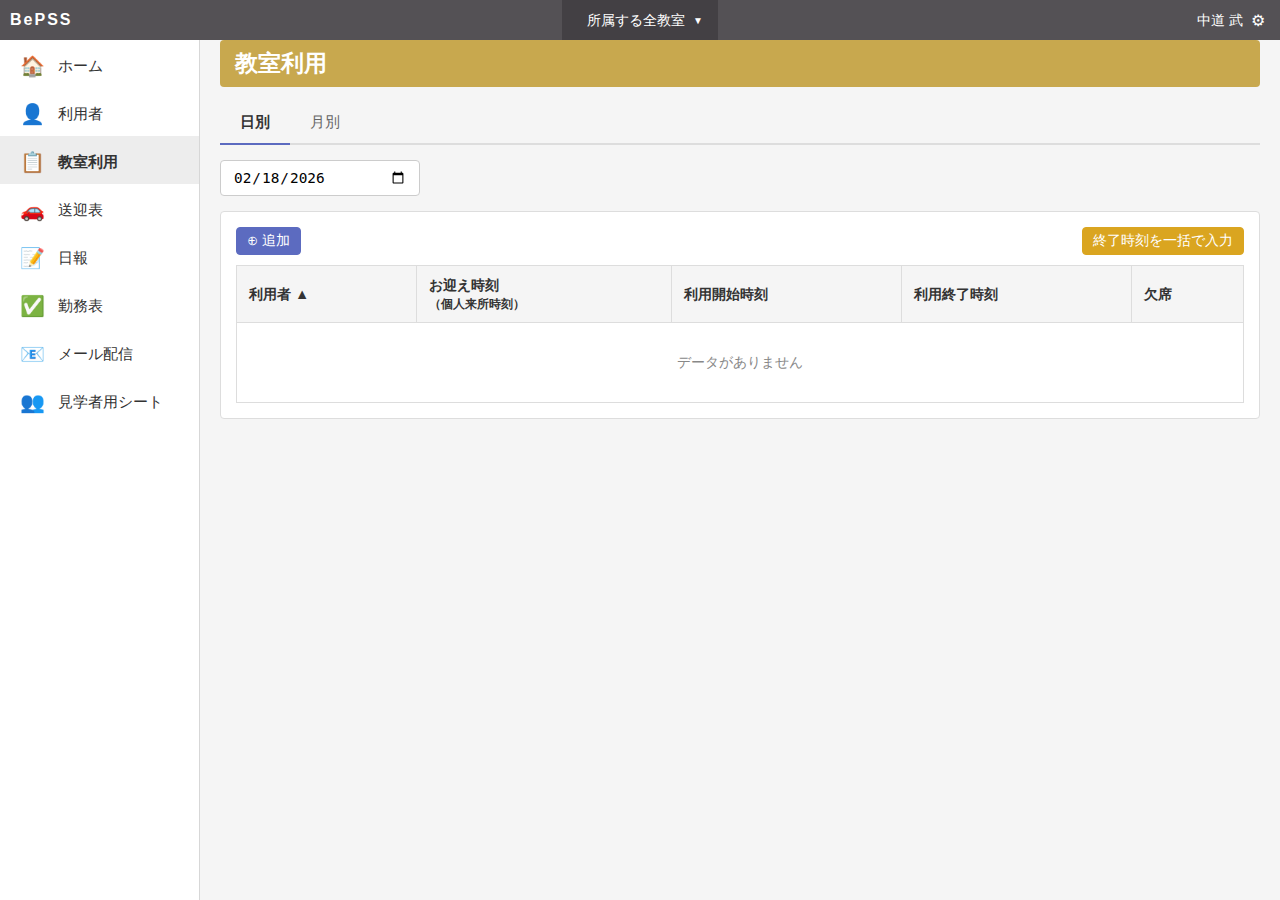
<file: attendances.html>
<!DOCTYPE html>
<html lang="ja">
<head>
<meta charset="UTF-8">
<meta name="viewport" content="width=device-width, initial-scale=1.0">
<title>教室利用 | BePSS</title>
<link rel="stylesheet" href="css/style.css">
</head>
<body>
<div id="app-root">
  <header id="app-header">
    <h1><a href="index.html"><span class="logo-text">BePSS</span></a></h1>
    <nav class="p-header--facility"><div class="p-header--facility--name"><span>所属する全教室</span><span class="chevron">▼</span></div></nav>
    <div class="p-header--account"><div class="p-header--account--name" onclick="toggleMenu()"><span>中道 武</span><span class="config-icon">⚙</span></div><div class="c-dropdown--menu" id="accountMenu"><ul><li><a href="settings.html">個人設定</a></li><li><a href="facility.html">教室管理</a></li><li><a href="#">ログアウト</a></li></ul></div></div>
  </header>
  <div id="app-body">
    <div id="app-nav">
      <nav id="app-globalNav">
        <ul class="c-list__naked">
          <li><a href="index.html"><span class="nav-icon">🏠</span><span>ホーム</span></a></li>
          <li><a href="users.html"><span class="nav-icon">👤</span><span>利用者</span></a></li>
          <li><a href="attendances.html" class="active"><span class="nav-icon">📋</span><span>教室利用</span></a></li>
          <li><a href="pickups.html"><span class="nav-icon">🚗</span><span>送迎表</span></a></li>
          <li><a href="daily_reports.html"><span class="nav-icon">📝</span><span>日報</span></a></li>
          <li><a href="work_schedules.html"><span class="nav-icon">✅</span><span>勤務表</span></a></li>
          <li><a href="mail_deliveries.html"><span class="nav-icon">📧</span><span>メール配信</span></a></li>
          <li><a href="visitors.html"><span class="nav-icon">👥</span><span>見学者用シート</span></a></li>
        </ul>
      </nav>
    </div>
    <div id="app-main">
      <div class="container">
        <main>
          <h2 class="c-page--title" style="background:#c8a84e;color:#fff;padding:8px 15px;border-radius:4px;margin-bottom:15px;">教室利用</h2>
          <div class="c-tab">
            <a href="attendances.html" class="active">日別</a>
            <a href="attendances_monthly.html">月別</a>
          </div>
          <div style="margin-bottom:15px;">
            <input type="date" value="2026-02-18" class="c-form--input" style="width:200px;">
          </div>
          <div class="c-card">
            <div style="display:flex;justify-content:space-between;margin-bottom:10px;">
              <button class="c-btn c-btn__primary c-btn__sm">⊕ 追加</button>
              <button class="c-btn c-btn__default c-btn__sm" style="background:#daa520;color:#fff;border-color:#daa520;">終了時刻を一括で入力</button>
            </div>
            <table class="c-table">
              <thead>
                <tr><th>利用者 ▲</th><th>お迎え時刻<br><small>（個人来所時刻）</small></th><th>利用開始時刻</th><th>利用終了時刻</th><th>欠席</th></tr>
              </thead>
              <tbody>
                <tr><td colspan="5" style="text-align:center;color:#888;padding:30px;">データがありません</td></tr>
              </tbody>
            </table>
          </div>
        </main>
      </div>
    </div>
  </div>
</div>
<script src="js/app.js"></script>
</body>
</html>
</file>
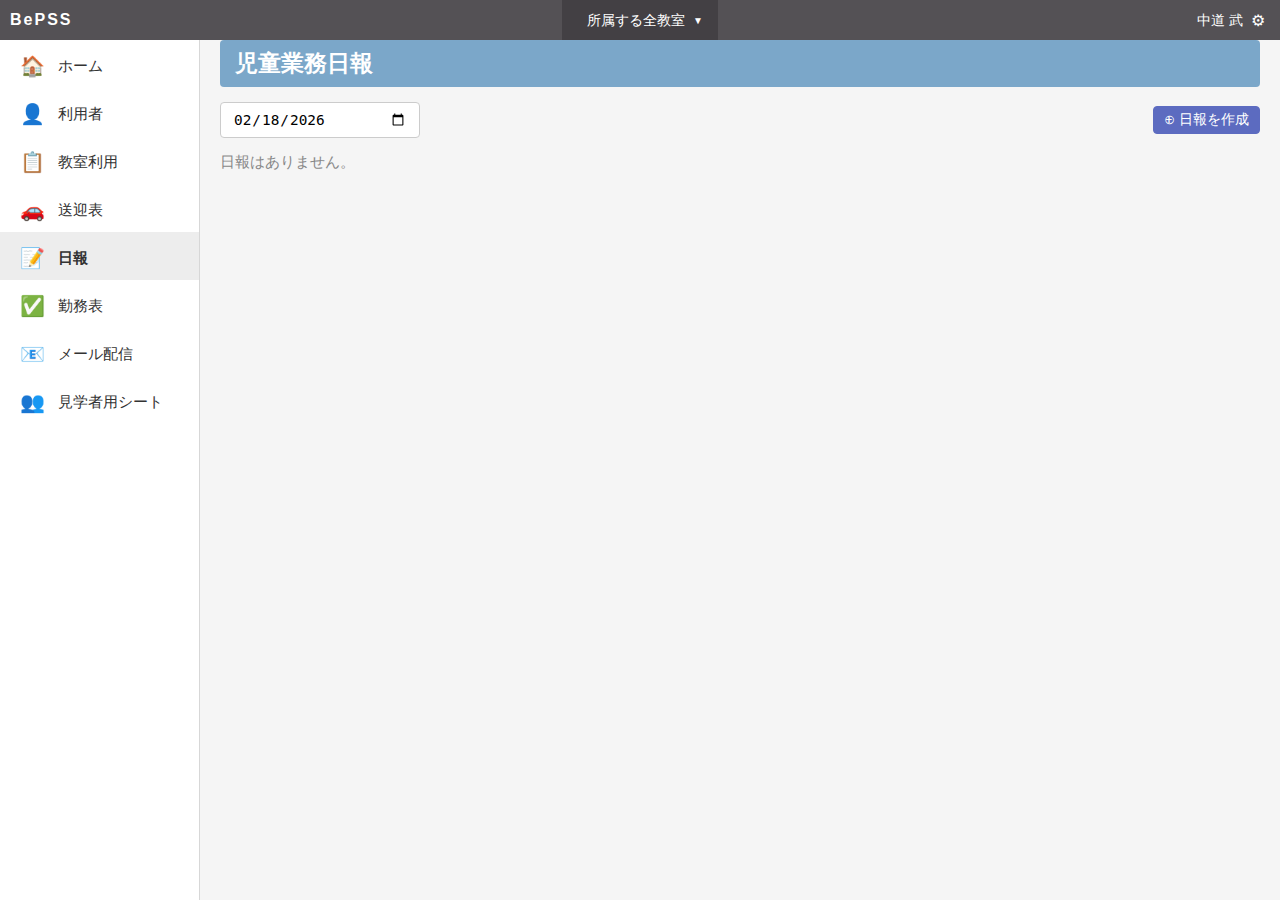
<file: daily_reports.html>
<!DOCTYPE html>
<html lang="ja">
<head><meta charset="UTF-8"><meta name="viewport" content="width=device-width, initial-scale=1.0">
<title>児童業務日報 | BePSS</title><link rel="stylesheet" href="css/style.css">
</head><body><div id="app-root">
  <header id="app-header"><h1><a href="index.html"><span class="logo-text">BePSS</span></a></h1><nav class="p-header--facility"><div class="p-header--facility--name"><span>所属する全教室</span><span class="chevron">▼</span></div></nav><div class="p-header--account"><div class="p-header--account--name" onclick="toggleMenu()"><span>中道 武</span><span class="config-icon">⚙</span></div><div class="c-dropdown--menu" id="accountMenu"><ul><li><a href="settings.html">個人設定</a></li><li><a href="facility.html">教室管理</a></li><li><a href="#">ログアウト</a></li></ul></div></div></header>
  <div id="app-body"><div id="app-nav"><nav id="app-globalNav"><ul class="c-list__naked">
    <li><a href="index.html"><span class="nav-icon">🏠</span><span>ホーム</span></a></li>
    <li><a href="users.html"><span class="nav-icon">👤</span><span>利用者</span></a></li>
    <li><a href="attendances.html"><span class="nav-icon">📋</span><span>教室利用</span></a></li>
    <li><a href="pickups.html"><span class="nav-icon">🚗</span><span>送迎表</span></a></li>
    <li><a href="daily_reports.html" class="active"><span class="nav-icon">📝</span><span>日報</span></a></li>
    <li><a href="work_schedules.html"><span class="nav-icon">✅</span><span>勤務表</span></a></li>
    <li><a href="mail_deliveries.html"><span class="nav-icon">📧</span><span>メール配信</span></a></li>
    <li><a href="visitors.html"><span class="nav-icon">👥</span><span>見学者用シート</span></a></li>
  </ul></nav></div>
    <div id="app-main"><div class="container"><main>
      <h2 class="c-page--title" style="background:#7ba7c9;color:#fff;padding:8px 15px;border-radius:4px;margin-bottom:15px;">児童業務日報</h2>
      <div style="display:flex;justify-content:space-between;align-items:center;margin-bottom:15px;">
        <input type="date" value="2026-02-18" class="c-form--input" style="width:200px;">
        <a href="daily_reports_new.html" class="c-btn c-btn__primary c-btn__sm">⊕ 日報を作成</a>
      </div>
      <p style="color:#888;">日報はありません。</p>
    </main></div></div>
  </div>
</div><script src="js/app.js"></script></body></html>
</file>
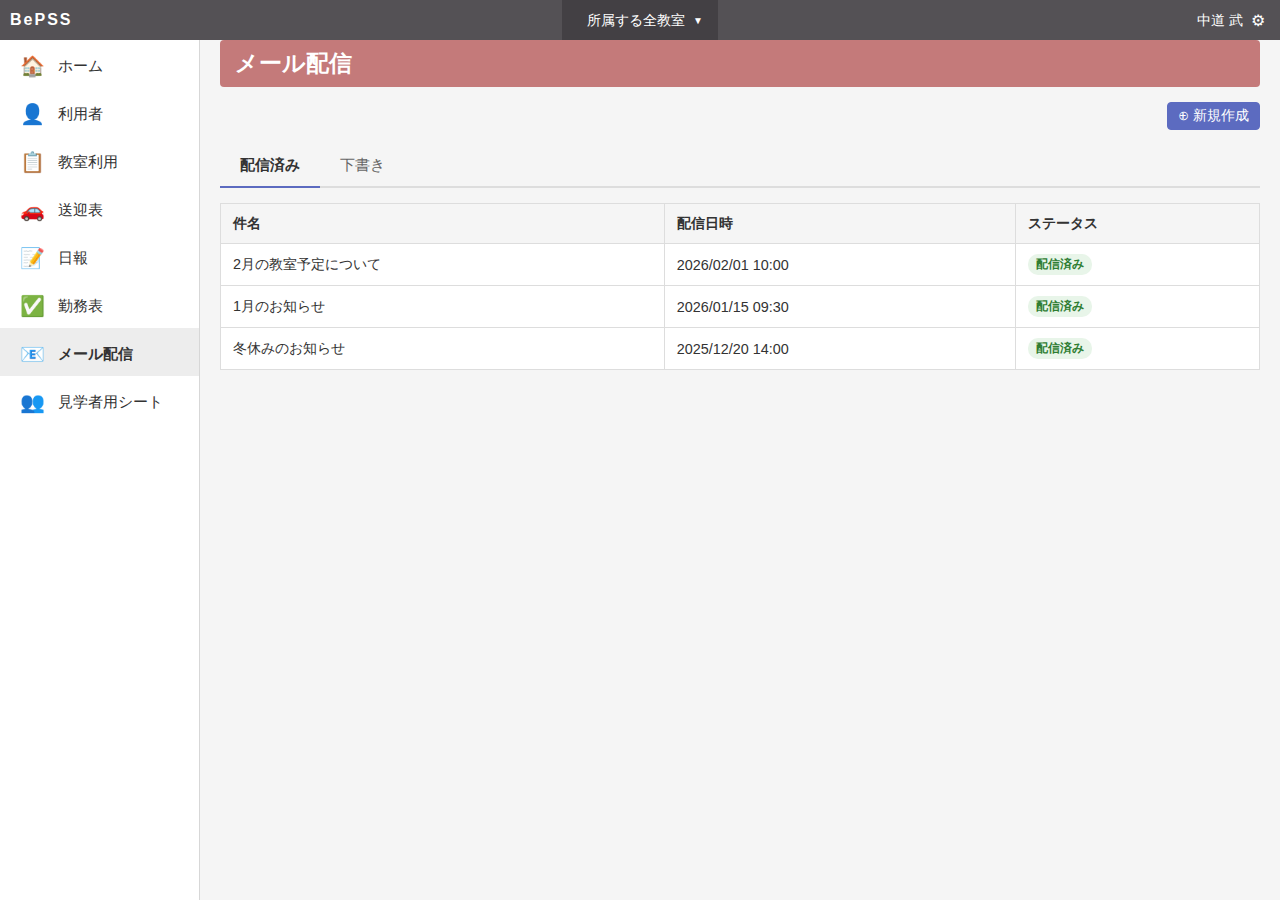
<file: mail_deliveries.html>
<!DOCTYPE html>
<html lang="ja">
<head><meta charset="UTF-8"><meta name="viewport" content="width=device-width, initial-scale=1.0">
<title>メール配信 | BePSS</title><link rel="stylesheet" href="css/style.css">
</head><body><div id="app-root">
  <header id="app-header"><h1><a href="index.html"><span class="logo-text">BePSS</span></a></h1><nav class="p-header--facility"><div class="p-header--facility--name"><span>所属する全教室</span><span class="chevron">▼</span></div></nav><div class="p-header--account"><div class="p-header--account--name" onclick="toggleMenu()"><span>中道 武</span><span class="config-icon">⚙</span></div><div class="c-dropdown--menu" id="accountMenu"><ul><li><a href="settings.html">個人設定</a></li><li><a href="facility.html">教室管理</a></li><li><a href="#">ログアウト</a></li></ul></div></div></header>
  <div id="app-body"><div id="app-nav"><nav id="app-globalNav"><ul class="c-list__naked">
    <li><a href="index.html"><span class="nav-icon">🏠</span><span>ホーム</span></a></li>
    <li><a href="users.html"><span class="nav-icon">👤</span><span>利用者</span></a></li>
    <li><a href="attendances.html"><span class="nav-icon">📋</span><span>教室利用</span></a></li>
    <li><a href="pickups.html"><span class="nav-icon">🚗</span><span>送迎表</span></a></li>
    <li><a href="daily_reports.html"><span class="nav-icon">📝</span><span>日報</span></a></li>
    <li><a href="work_schedules.html"><span class="nav-icon">✅</span><span>勤務表</span></a></li>
    <li><a href="mail_deliveries.html" class="active"><span class="nav-icon">📧</span><span>メール配信</span></a></li>
    <li><a href="visitors.html"><span class="nav-icon">👥</span><span>見学者用シート</span></a></li>
  </ul></nav></div>
    <div id="app-main"><div class="container"><main>
      <h2 class="c-page--title" style="background:#c47a7a;color:#fff;padding:8px 15px;border-radius:4px;margin-bottom:15px;">メール配信</h2>
      <div style="display:flex;justify-content:flex-end;margin-bottom:15px;">
        <button class="c-btn c-btn__primary c-btn__sm">⊕ 新規作成</button>
      </div>
      <div class="c-tab">
        <a href="#" class="active">配信済み</a>
        <a href="#">下書き</a>
      </div>
      <table class="c-table">
        <thead><tr><th>件名</th><th>配信日時</th><th>ステータス</th></tr></thead>
        <tbody>
          <tr><td>2月の教室予定について</td><td>2026/02/01 10:00</td><td><span class="c-badge c-badge--success">配信済み</span></td></tr>
          <tr><td>1月のお知らせ</td><td>2026/01/15 09:30</td><td><span class="c-badge c-badge--success">配信済み</span></td></tr>
          <tr><td>冬休みのお知らせ</td><td>2025/12/20 14:00</td><td><span class="c-badge c-badge--success">配信済み</span></td></tr>
        </tbody>
      </table>
    </main></div></div>
  </div>
</div><script src="js/app.js"></script></body></html>
</file>
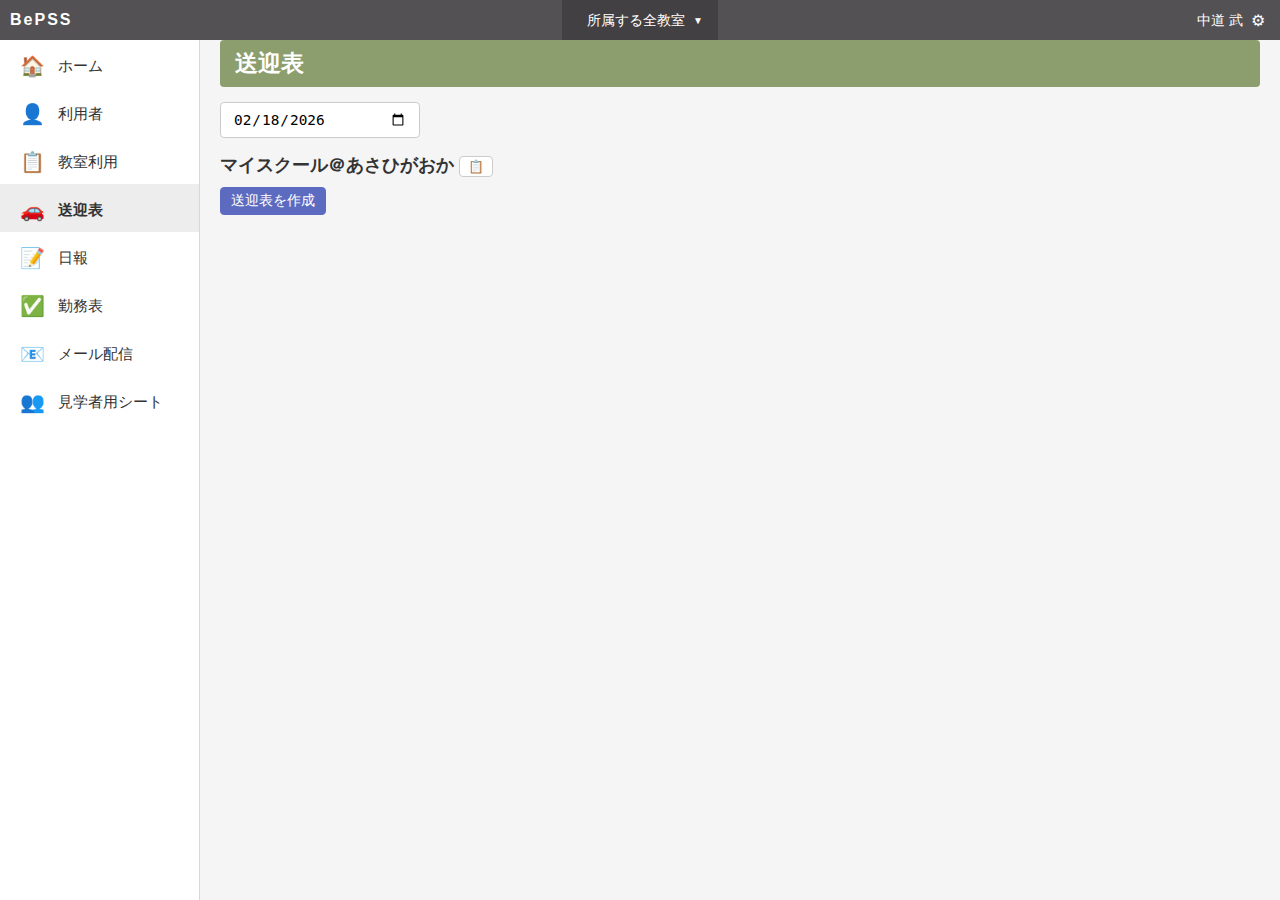
<file: pickups.html>
<!DOCTYPE html>
<html lang="ja">
<head><meta charset="UTF-8"><meta name="viewport" content="width=device-width, initial-scale=1.0">
<title>送迎表 | BePSS</title>
<link rel="stylesheet" href="css/style.css">
</head><body><div id="app-root">
  <header id="app-header"><h1><a href="index.html"><span class="logo-text">BePSS</span></a></h1><nav class="p-header--facility"><div class="p-header--facility--name"><span>所属する全教室</span><span class="chevron">▼</span></div></nav><div class="p-header--account"><div class="p-header--account--name" onclick="toggleMenu()"><span>中道 武</span><span class="config-icon">⚙</span></div><div class="c-dropdown--menu" id="accountMenu"><ul><li><a href="settings.html">個人設定</a></li><li><a href="facility.html">教室管理</a></li><li><a href="#">ログアウト</a></li></ul></div></div></header>
  <div id="app-body"><div id="app-nav"><nav id="app-globalNav"><ul class="c-list__naked">
    <li><a href="index.html"><span class="nav-icon">🏠</span><span>ホーム</span></a></li>
    <li><a href="users.html"><span class="nav-icon">👤</span><span>利用者</span></a></li>
    <li><a href="attendances.html"><span class="nav-icon">📋</span><span>教室利用</span></a></li>
    <li><a href="pickups.html" class="active"><span class="nav-icon">🚗</span><span>送迎表</span></a></li>
    <li><a href="daily_reports.html"><span class="nav-icon">📝</span><span>日報</span></a></li>
    <li><a href="work_schedules.html"><span class="nav-icon">✅</span><span>勤務表</span></a></li>
    <li><a href="mail_deliveries.html"><span class="nav-icon">📧</span><span>メール配信</span></a></li>
    <li><a href="visitors.html"><span class="nav-icon">👥</span><span>見学者用シート</span></a></li>
  </ul></nav></div>
    <div id="app-main"><div class="container"><main>
      <h2 class="c-page--title" style="background:#8d9e6e;color:#fff;padding:8px 15px;border-radius:4px;margin-bottom:15px;">送迎表</h2>
      <div style="margin-bottom:15px;"><input type="date" value="2026-02-18" class="c-form--input" style="width:200px;"></div>
      <div style="margin-bottom:10px;font-size:1.1rem;font-weight:bold;">マイスクール＠あさひがおか <button class="c-btn c-btn__default c-btn__xs">📋</button></div>
      <button class="c-btn c-btn__primary c-btn__sm">送迎表を作成</button>
    </main></div></div>
  </div>
</div><script src="js/app.js"></script></body></html>
</file>
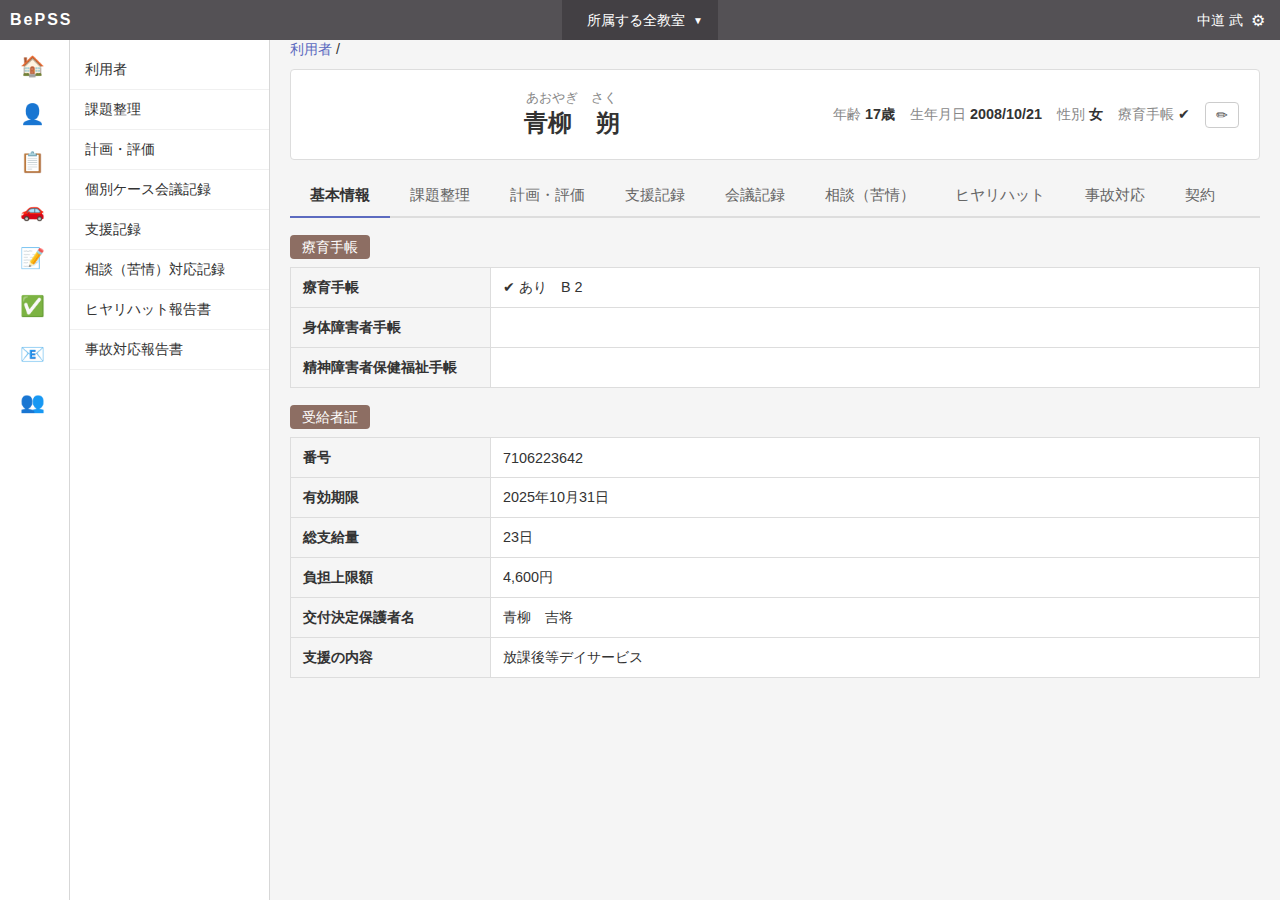
<file: user_detail.html>
<!DOCTYPE html>
<html lang="ja">
<head>
<meta charset="UTF-8">
<meta name="viewport" content="width=device-width, initial-scale=1.0">
<title>青柳 朔 | 利用者 | BePSS</title>
<link rel="stylesheet" href="css/style.css">
</head>
<body>
<div id="app-root">
  <header id="app-header">
    <h1><a href="index.html"><span class="logo-text">BePSS</span></a></h1>
    <nav class="p-header--facility"><div class="p-header--facility--name"><span>所属する全教室</span><span class="chevron">▼</span></div></nav>
    <div class="p-header--account"><div class="p-header--account--name" onclick="toggleMenu()"><span>中道 武</span><span class="config-icon">⚙</span></div><div class="c-dropdown--menu" id="accountMenu"><ul><li><a href="settings.html">個人設定</a></li><li><a href="facility.html">教室管理</a></li><li><a href="#">ログアウト</a></li></ul></div></div>
  </header>
  <div id="app-body" class="has-localNav">
    <div id="app-nav">
      <nav id="app-globalNav">
        <ul class="c-list__naked">
          <li><a href="index.html"><span class="nav-icon">🏠</span><span>ホーム</span></a></li>
          <li><a href="users.html" class="active"><span class="nav-icon">👤</span><span>利用者</span></a></li>
          <li><a href="attendances.html"><span class="nav-icon">📋</span><span>教室利用</span></a></li>
          <li><a href="pickups.html"><span class="nav-icon">🚗</span><span>送迎表</span></a></li>
          <li><a href="daily_reports.html"><span class="nav-icon">📝</span><span>日報</span></a></li>
          <li><a href="work_schedules.html"><span class="nav-icon">✅</span><span>勤務表</span></a></li>
          <li><a href="mail_deliveries.html"><span class="nav-icon">📧</span><span>メール配信</span></a></li>
          <li><a href="visitors.html"><span class="nav-icon">👥</span><span>見学者用シート</span></a></li>
        </ul>
      </nav>
      <nav id="app-localNav">
        <a href="users.html">利用者</a>
        <a href="users_challenges.html">課題整理</a>
        <a href="users_plans.html">計画・評価</a>
        <a href="users_case_meetings.html">個別ケース会議記録</a>
        <a href="users_supports.html">支援記録</a>
        <a href="users_complaints.html">相談（苦情）対応記録</a>
        <a href="users_near_misses.html">ヒヤリハット報告書</a>
        <a href="users_accident_responses.html">事故対応報告書</a>
      </nav>
    </div>
    <div id="app-main">
      <div class="container">
        <main>
          <div style="margin-bottom:10px;font-size:0.9rem;"><a href="users.html" style="color:#5c6bc0;">利用者</a> /</div>
          <div class="c-card" style="display:flex;justify-content:space-between;align-items:center;padding:20px;">
            <div style="text-align:center;flex:1;">
              <div style="font-size:0.8rem;color:#888;">あおやぎ　さく</div>
              <div style="font-size:1.5rem;font-weight:bold;">青柳　朔</div>
            </div>
            <div style="display:flex;gap:15px;align-items:center;font-size:0.9rem;">
              <div><span style="color:#888;">年齢</span> <strong>17歳</strong></div>
              <div><span style="color:#888;">生年月日</span> <strong>2008/10/21</strong></div>
              <div><span style="color:#888;">性別</span> <strong>女</strong></div>
              <div><span style="color:#888;">療育手帳</span> ✔</div>
              <button class="c-btn c-btn__default c-btn__sm">✏</button>
            </div>
          </div>
          <div class="c-tab" style="margin-top:15px;">
            <a href="#" class="active" onclick="showTab('basic')">基本情報</a>
            <a href="users_challenges.html">課題整理</a>
            <a href="users_plans.html">計画・評価</a>
            <a href="users_supports.html">支援記録</a>
            <a href="users_case_meetings.html">会議記録</a>
            <a href="users_complaints.html">相談（苦情）</a>
            <a href="users_near_misses.html">ヒヤリハット</a>
            <a href="users_accident_responses.html">事故対応</a>
            <a href="#">契約</a>
          </div>
          <div id="basic">
            <div style="margin:20px 0 10px;"><span style="background:#8d6e63;color:#fff;padding:4px 12px;border-radius:4px;font-size:0.9rem;">療育手帳</span></div>
            <table class="c-table">
              <tr><th style="width:200px;">療育手帳</th><td>✔ あり　B 2</td></tr>
              <tr><th>身体障害者手帳</th><td></td></tr>
              <tr><th>精神障害者保健福祉手帳</th><td></td></tr>
            </table>
            <div style="margin:20px 0 10px;"><span style="background:#8d6e63;color:#fff;padding:4px 12px;border-radius:4px;font-size:0.9rem;">受給者証</span></div>
            <table class="c-table">
              <tr><th style="width:200px;">番号</th><td>7106223642</td></tr>
              <tr><th>有効期限</th><td>2025年10月31日</td></tr>
              <tr><th>総支給量</th><td>23日</td></tr>
              <tr><th>負担上限額</th><td>4,600円</td></tr>
              <tr><th>交付決定保護者名</th><td>青柳　吉将</td></tr>
              <tr><th>支援の内容</th><td>放課後等デイサービス</td></tr>
            </table>
          </div>
        </main>
      </div>
    </div>
  </div>
</div>
<script src="js/app.js"></script>
</body>
                                                                    </html>
</file>
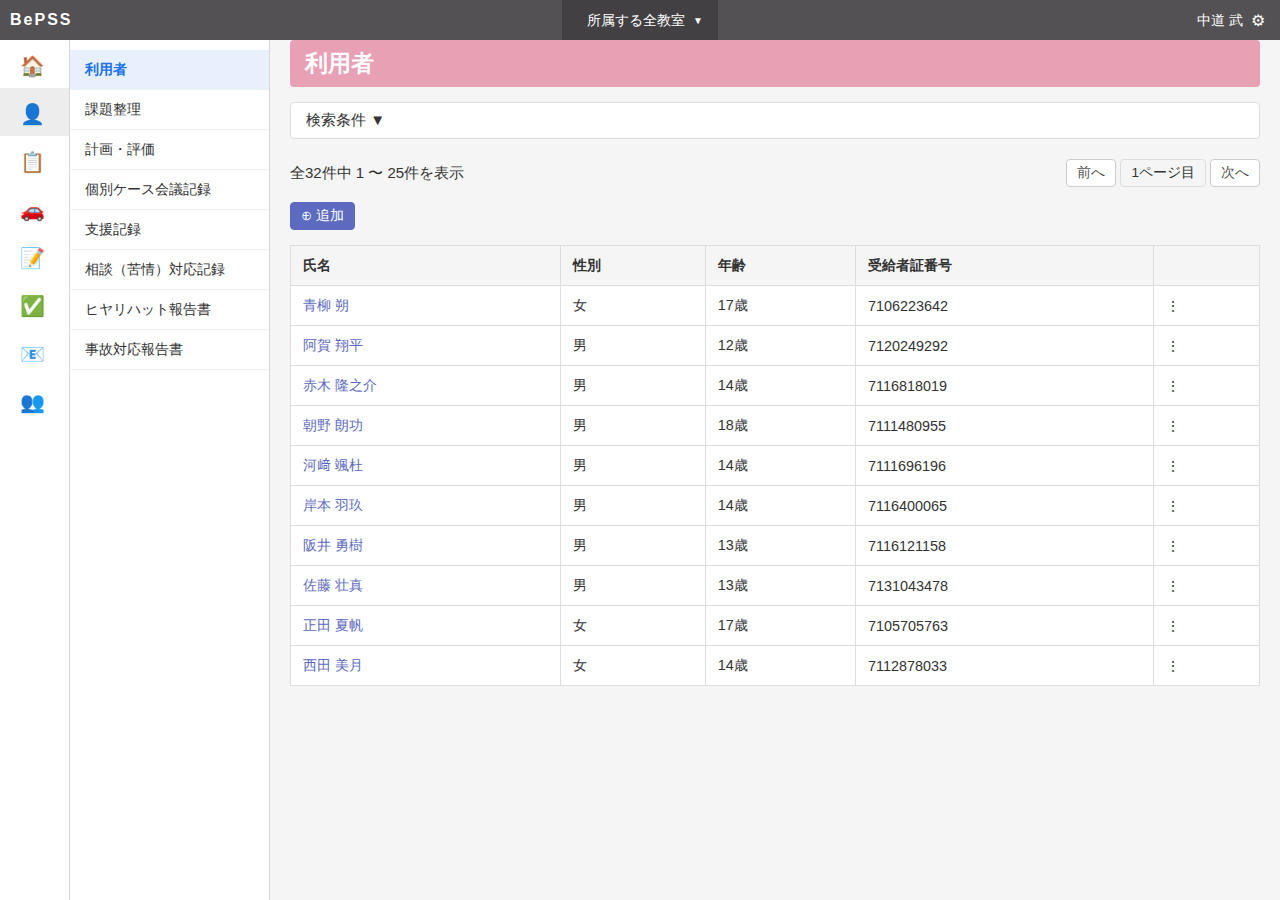
<file: users.html>
<!DOCTYPE html>
<html lang="ja">
<head>
<meta charset="UTF-8">
<meta name="viewport" content="width=device-width, initial-scale=1.0">
<title>利用者一覧 | BePSS</title>
<link rel="stylesheet" href="css/style.css">
</head>
<body>
<div id="app-root">
  <header id="app-header">
    <h1><a href="index.html"><span class="logo-text">BePSS</span></a></h1>
    <nav class="p-header--facility">
      <div class="p-header--facility--name"><span>所属する全教室</span><span class="chevron">▼</span></div>
    </nav>
    <div class="p-header--account">
      <div class="p-header--account--name" onclick="toggleMenu()"><span>中道 武</span><span class="config-icon">⚙</span></div>
      <div class="c-dropdown--menu" id="accountMenu">
        <ul><li><a href="settings.html">個人設定</a></li><li><a href="facility.html">教室管理</a></li><li><a href="#">ログアウト</a></li></ul>
      </div>
    </div>
  </header>
  <div id="app-body" class="has-localNav">
    <div id="app-nav">
      <nav id="app-globalNav">
        <ul class="c-list__naked">
          <li><a href="index.html"><span class="nav-icon">🏠</span><span>ホーム</span></a></li>
          <li><a href="users.html" class="active"><span class="nav-icon">👤</span><span>利用者</span></a></li>
          <li><a href="attendances.html"><span class="nav-icon">📋</span><span>教室利用</span></a></li>
          <li><a href="pickups.html"><span class="nav-icon">🚗</span><span>送迎表</span></a></li>
          <li><a href="daily_reports.html"><span class="nav-icon">📝</span><span>日報</span></a></li>
          <li><a href="work_schedules.html"><span class="nav-icon">✅</span><span>勤務表</span></a></li>
          <li><a href="mail_deliveries.html"><span class="nav-icon">📧</span><span>メール配信</span></a></li>
          <li><a href="visitors.html"><span class="nav-icon">👥</span><span>見学者用シート</span></a></li>
        </ul>
      </nav>
      <nav id="app-localNav">
        <a href="users.html" class="active">利用者</a>
        <a href="users_challenges.html">課題整理</a>
        <a href="users_plans.html">計画・評価</a>
        <a href="users_case_meetings.html">個別ケース会議記録</a>
        <a href="users_supports.html">支援記録</a>
        <a href="users_complaints.html">相談（苦情）対応記録</a>
        <a href="users_near_misses.html">ヒヤリハット報告書</a>
        <a href="users_accident_responses.html">事故対応報告書</a>
      </nav>
    </div>
    <div id="app-main">
      <div class="container">
        <main>
          <h2 class="c-page--title" style="background:#e8a0b4;color:#fff;padding:8px 15px;border-radius:4px;margin-bottom:15px;">利用者</h2>
          <div class="c-collapsibleBox" style="margin-bottom:15px;">
            <div class="c-collapsibleBox--header" style="padding:8px 15px;border:1px solid #ddd;border-radius:4px;cursor:pointer;background:#fff;">
              検索条件 <span>▼</span>
            </div>
          </div>
          <nav class="c-pagination" style="display:flex;justify-content:space-between;align-items:center;margin-bottom:15px;">
            <div>全32件中 1 〜 25件を表示</div>
            <div style="display:flex;gap:4px;">
              <button class="c-btn c-btn__default c-btn__sm">前へ</button>
              <span style="padding:4px 10px;border:1px solid #ddd;border-radius:4px;">1ページ目</span>
              <button class="c-btn c-btn__default c-btn__sm">次へ</button>
            </div>
          </nav>
          <div style="margin-bottom:15px;">
            <button class="c-btn c-btn__primary c-btn__sm">⊕ 追加</button>
          </div>
          <table class="c-table">
            <thead>
              <tr><th>氏名</th><th>性別</th><th>年齢</th><th>受給者証番号</th><th></th></tr>
            </thead>
            <tbody>
              <tr><td><a href="user_detail.html" style="color:#5c6bc0;">青柳 朔</a></td><td>女</td><td>17歳</td><td>7106223642</td><td>⋮</td></tr>
              <tr><td><a href="user_detail.html" style="color:#5c6bc0;">阿賀 翔平</a></td><td>男</td><td>12歳</td><td>7120249292</td><td>⋮</td></tr>
              <tr><td><a href="user_detail.html" style="color:#5c6bc0;">赤木 隆之介</a></td><td>男</td><td>14歳</td><td>7116818019</td><td>⋮</td></tr>
              <tr><td><a href="user_detail.html" style="color:#5c6bc0;">朝野 朗功</a></td><td>男</td><td>18歳</td><td>7111480955</td><td>⋮</td></tr>
              <tr><td><a href="user_detail.html" style="color:#5c6bc0;">河﨑 颯杜</a></td><td>男</td><td>14歳</td><td>7111696196</td><td>⋮</td></tr>
              <tr><td><a href="user_detail.html" style="color:#5c6bc0;">岸本 羽玖</a></td><td>男</td><td>14歳</td><td>7116400065</td><td>⋮</td></tr>
              <tr><td><a href="user_detail.html" style="color:#5c6bc0;">阪井 勇樹</a></td><td>男</td><td>13歳</td><td>7116121158</td><td>⋮</td></tr>
              <tr><td><a href="user_detail.html" style="color:#5c6bc0;">佐藤 壮真</a></td><td>男</td><td>13歳</td><td>7131043478</td><td>⋮</td></tr>
              <tr><td><a href="user_detail.html" style="color:#5c6bc0;">正田 夏帆</a></td><td>女</td><td>17歳</td><td>7105705763</td><td>⋮</td></tr>
              <tr><td><a href="user_detail.html" style="color:#5c6bc0;">西田 美月</a></td><td>女</td><td>14歳</td><td>7112878033</td><td>⋮</td></tr>
            </tbody>
          </table>
        </main>
      </div>
    </div>
  </div>
</div>
<script src="js/app.js"></script>
</body>
    </html>
</file>
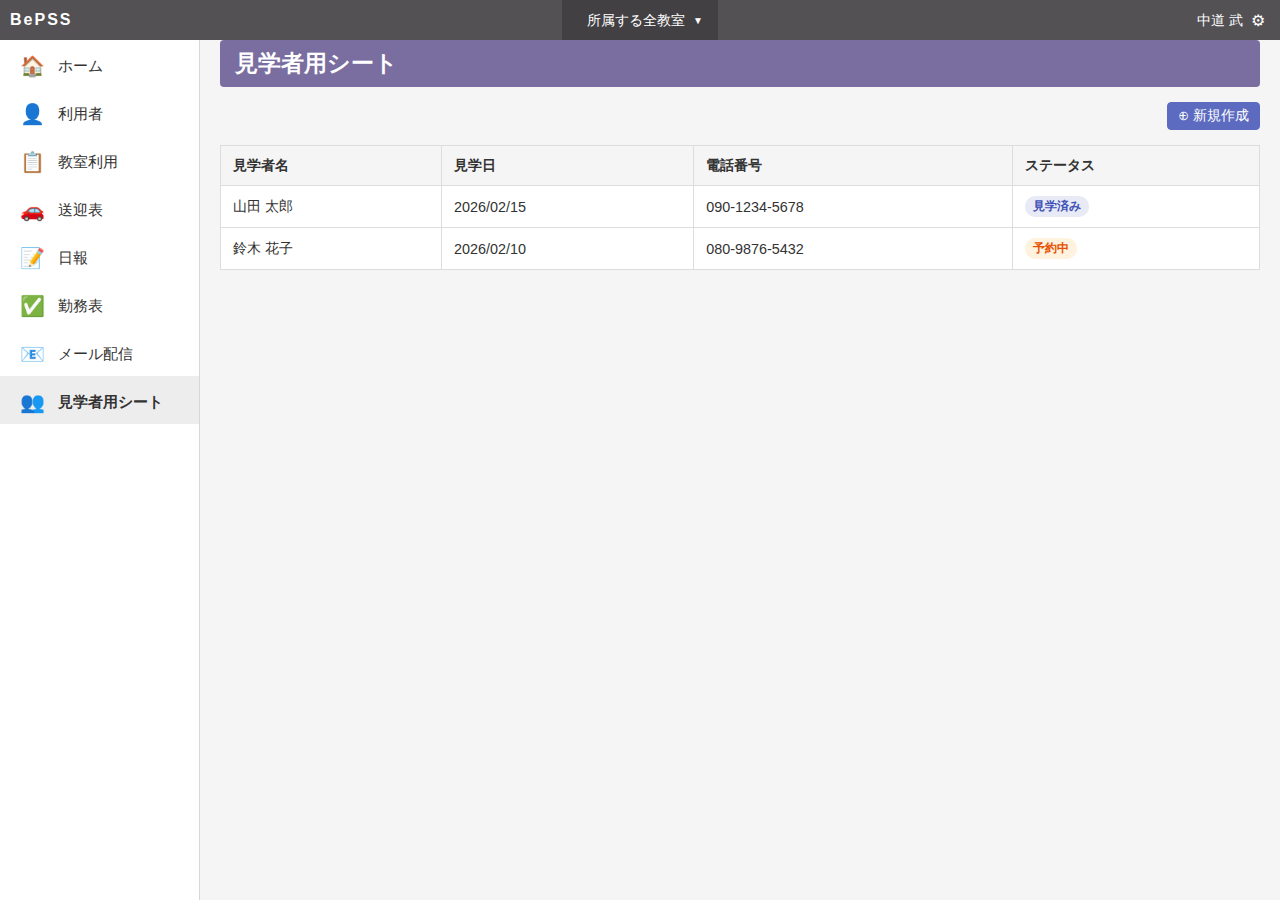
<file: visitors.html>
<!DOCTYPE html>
<html lang="ja">
<head><meta charset="UTF-8"><meta name="viewport" content="width=device-width, initial-scale=1.0">
<title>見学者用シート | BePSS</title><link rel="stylesheet" href="css/style.css">
</head><body><div id="app-root">
  <header id="app-header"><h1><a href="index.html"><span class="logo-text">BePSS</span></a></h1><nav class="p-header--facility"><div class="p-header--facility--name"><span>所属する全教室</span><span class="chevron">▼</span></div></nav><div class="p-header--account"><div class="p-header--account--name" onclick="toggleMenu()"><span>中道 武</span><span class="config-icon">⚙</span></div><div class="c-dropdown--menu" id="accountMenu"><ul><li><a href="settings.html">個人設定</a></li><li><a href="facility.html">教室管理</a></li><li><a href="#">ログアウト</a></li></ul></div></div></header>
  <div id="app-body"><div id="app-nav"><nav id="app-globalNav"><ul class="c-list__naked">
    <li><a href="index.html"><span class="nav-icon">🏠</span><span>ホーム</span></a></li>
    <li><a href="users.html"><span class="nav-icon">👤</span><span>利用者</span></a></li>
    <li><a href="attendances.html"><span class="nav-icon">📋</span><span>教室利用</span></a></li>
    <li><a href="pickups.html"><span class="nav-icon">🚗</span><span>送迎表</span></a></li>
    <li><a href="daily_reports.html"><span class="nav-icon">📝</span><span>日報</span></a></li>
    <li><a href="work_schedules.html"><span class="nav-icon">✅</span><span>勤務表</span></a></li>
    <li><a href="mail_deliveries.html"><span class="nav-icon">📧</span><span>メール配信</span></a></li>
    <li><a href="visitors.html" class="active"><span class="nav-icon">👥</span><span>見学者用シート</span></a></li>
  </ul></nav></div>
    <div id="app-main"><div class="container"><main>
      <h2 class="c-page--title" style="background:#7a6ea0;color:#fff;padding:8px 15px;border-radius:4px;margin-bottom:15px;">見学者用シート</h2>
      <div style="display:flex;justify-content:flex-end;margin-bottom:15px;">
        <a href="visitors_new.html" class="c-btn c-btn__primary c-btn__sm">⊕ 新規作成</a>
      </div>
      <table class="c-table">
        <thead><tr><th>見学者名</th><th>見学日</th><th>電話番号</th><th>ステータス</th></tr></thead>
        <tbody>
          <tr><td>山田 太郎</td><td>2026/02/15</td><td>090-1234-5678</td><td><span class="c-badge c-badge--primary">見学済み</span></td></tr>
          <tr><td>鈴木 花子</td><td>2026/02/10</td><td>080-9876-5432</td><td><span class="c-badge c-badge--warning">予約中</span></td></tr>
        </tbody>
      </table>
    </main></div></div>
  </div>
</div><script src="js/app.js"></script></body></html>
</file>
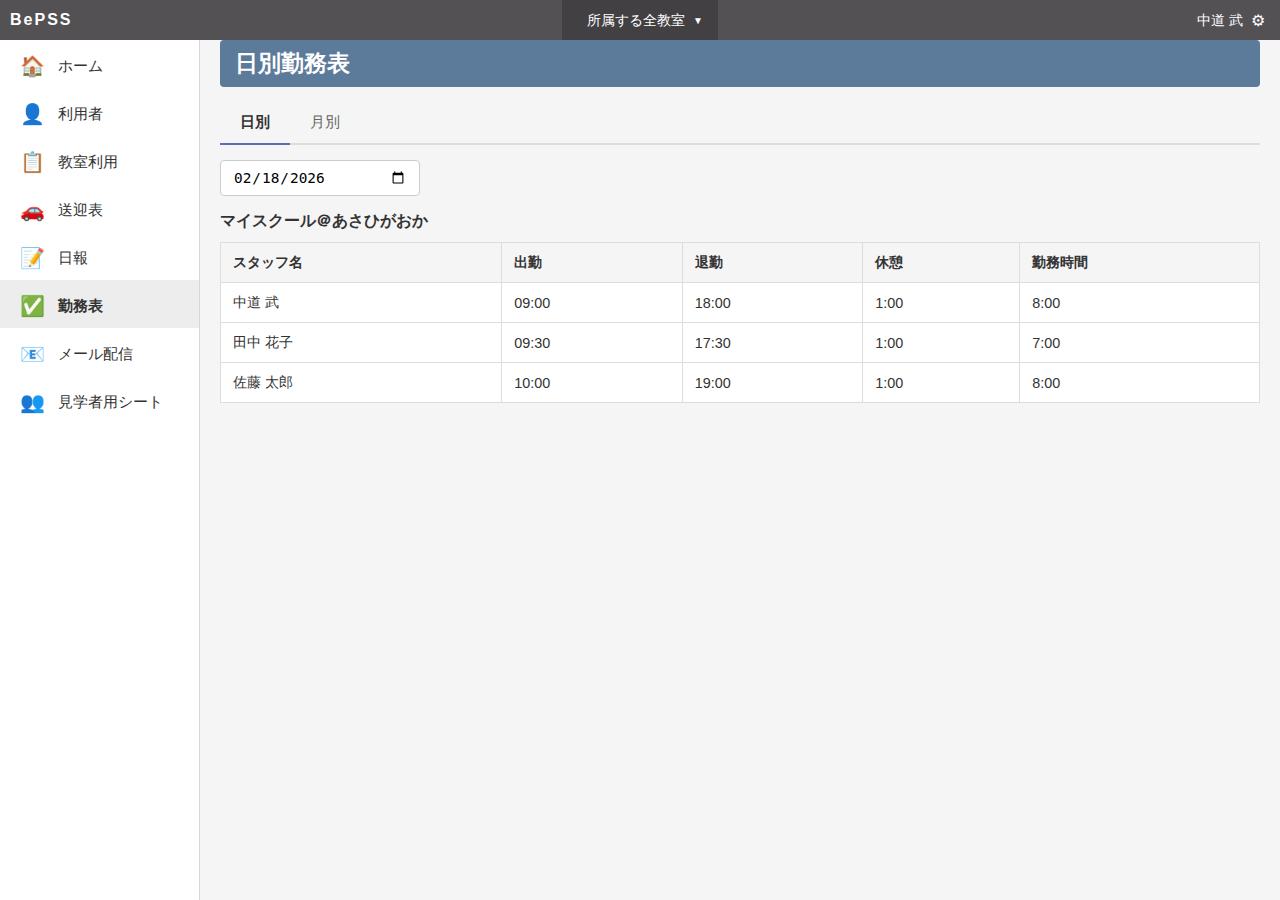
<file: work_schedules.html>
<!DOCTYPE html>
<html lang="ja">
<head><meta charset="UTF-8"><meta name="viewport" content="width=device-width, initial-scale=1.0">
<title>日別勤務表 | BePSS</title><link rel="stylesheet" href="css/style.css">
</head><body><div id="app-root">
  <header id="app-header"><h1><a href="index.html"><span class="logo-text">BePSS</span></a></h1><nav class="p-header--facility"><div class="p-header--facility--name"><span>所属する全教室</span><span class="chevron">▼</span></div></nav><div class="p-header--account"><div class="p-header--account--name" onclick="toggleMenu()"><span>中道 武</span><span class="config-icon">⚙</span></div><div class="c-dropdown--menu" id="accountMenu"><ul><li><a href="settings.html">個人設定</a></li><li><a href="facility.html">教室管理</a></li><li><a href="#">ログアウト</a></li></ul></div></div></header>
  <div id="app-body"><div id="app-nav"><nav id="app-globalNav"><ul class="c-list__naked">
    <li><a href="index.html"><span class="nav-icon">🏠</span><span>ホーム</span></a></li>
    <li><a href="users.html"><span class="nav-icon">👤</span><span>利用者</span></a></li>
    <li><a href="attendances.html"><span class="nav-icon">📋</span><span>教室利用</span></a></li>
    <li><a href="pickups.html"><span class="nav-icon">🚗</span><span>送迎表</span></a></li>
    <li><a href="daily_reports.html"><span class="nav-icon">📝</span><span>日報</span></a></li>
    <li><a href="work_schedules.html" class="active"><span class="nav-icon">✅</span><span>勤務表</span></a></li>
    <li><a href="mail_deliveries.html"><span class="nav-icon">📧</span><span>メール配信</span></a></li>
    <li><a href="visitors.html"><span class="nav-icon">👥</span><span>見学者用シート</span></a></li>
  </ul></nav></div>
    <div id="app-main"><div class="container"><main>
      <h2 class="c-page--title" style="background:#5c7a99;color:#fff;padding:8px 15px;border-radius:4px;margin-bottom:15px;">日別勤務表</h2>
      <div class="c-tab">
        <a href="work_schedules.html" class="active">日別</a>
        <a href="work_schedules_monthly.html">月別</a>
      </div>
      <div style="margin-bottom:15px;"><input type="date" value="2026-02-18" class="c-form--input" style="width:200px;"></div>
      <div style="margin-bottom:10px;font-size:1rem;font-weight:bold;">マイスクール＠あさひがおか</div>
      <table class="c-table">
        <thead><tr><th>スタッフ名</th><th>出勤</th><th>退勤</th><th>休憩</th><th>勤務時間</th></tr></thead>
        <tbody>
          <tr><td>中道 武</td><td>09:00</td><td>18:00</td><td>1:00</td><td>8:00</td></tr>
          <tr><td>田中 花子</td><td>09:30</td><td>17:30</td><td>1:00</td><td>7:00</td></tr>
          <tr><td>佐藤 太郎</td><td>10:00</td><td>19:00</td><td>1:00</td><td>8:00</td></tr>
        </tbody>
      </table>
    </main></div></div>
  </div>
</div><script src="js/app.js"></script></body></html>
</file>
<file: css/style.css>
/* BePSS Frontend Mock - Global Styles */
* { margin:0; padding:0; box-sizing:border-box; }
body { font-family: メイリオ, sans-serif; font-size:15px; color:#333; background:#f5f5f5; }
a { color:inherit; text-decoration:none; }
ul { list-style:none; }
small { font-size:0.8em; }

/* === App Root === */
#app-root { height:100vh; margin:0 auto; padding-top:40px; }

/* === Header === */
#app-header {
  position:fixed; top:0; left:0; width:100vw; z-index:400;
  height:40px; display:flex; align-items:center; justify-content:center;
  background:rgb(84,81,85); color:#fff; font-size:0.9rem;
}
#app-header h1 { position:absolute; left:0; width:180px; margin:0; padding:0 10px; font-size:14pt; overflow:hidden; }
#app-header h1 a { color:inherit; text-decoration:none; display:flex; align-items:center; height:40px; }
.logo-text { font-size:16px; font-weight:bold; letter-spacing:2px; }

.p-header--facility { display:flex; align-items:center; }
.p-header--facility--name { display:flex; align-items:center; height:40px; padding:0 15px 0 25px; background:rgba(0,0,0,0.2); cursor:pointer; }
.p-header--facility--name .chevron { margin-left:8px; font-size:10px; }

.p-header--account { position:absolute; right:0; max-width:180px; padding:0 15px; }
.p-header--account--name { display:flex; align-items:center; height:40px; font-size:0.9rem; cursor:pointer; gap:8px; }
.config-icon { font-size:16px; }

.c-dropdown--menu { display:none; position:absolute; top:40px; right:0; background:#fff; color:#333; border:1px solid #ddd; border-radius:4px; box-shadow:0 2px 8px rgba(0,0,0,0.15); min-width:150px; z-index:500; }
.c-dropdown--menu.show { display:block; }
.c-dropdown--menu ul { padding:8px 0; }
.c-dropdown--menu li a { display:block; padding:8px 16px; color:#333; }
.c-dropdown--menu li a:hover { background:#f0f0f0; }

/* === Body Grid === */
#app-body { display:grid; height:calc(100vh - 40px); grid-template-columns:200px calc(100vw - 200px); }

/* === Sidebar Nav === */
#app-nav { display:flex; }
#app-globalNav {
  width:200px; display:flex; border-right:1px solid #d7d7d7;
  justify-content:space-between; flex-direction:column;
  background:#fff; color:#333; z-index:600;
}
#app-globalNav ul { padding:0; }
#app-globalNav a { display:flex; align-items:center; padding:14px 15px 10px; color:inherit; text-decoration:none; font-size:0.95rem; gap:8px; }
#app-globalNav a:hover { background:rgba(0,0,0,0.08); }
#app-globalNav a.active { background:rgba(0,0,0,0.07); font-weight:bold; }
.nav-icon { font-size:20px; width:35px; text-align:center; }

/* === Local Nav (for user detail pages) === */
#app-localNav {
  width:200px; background:#fff; border-right:1px solid #d7d7d7;
  overflow-y:auto; padding:10px 0;
}
#app-localNav a { display:block; padding:10px 15px; font-size:0.9rem; color:#333; border-bottom:1px solid #f0f0f0; }
#app-localNav a:hover { background:#f5f5f5; }
#app-localNav a.active { background:#e8f0fe; color:#1a73e8; font-weight:bold; }
.has-localNav #app-globalNav { width:70px; }
.has-localNav #app-globalNav a span:not(.nav-icon) { display:none; }
#app-body.has-localNav { grid-template-columns:270px calc(100vw - 270px); }

/* === Main Content === */
#app-main { display:grid; padding:0 20px; overflow:auto; background:#f5f5f5; }
.container { max-width:1200px; width:100%; margin:0 auto; }

/* === Dashboard === */
.p-dashboard { padding:5px; }
.c-page--section { margin-top:3.25rem; }
.c-page--section:first-child { margin-top:1rem; }
.c-page--section--title { margin:5px 0 1rem; font-size:1.2rem; font-weight:400; color:#333; }
.highPriority .c-page--section--title { color:#d32f2f; }

.p-dashboard--list { display:grid; grid-template-columns:repeat(2,1fr); gap:0 15px; }
.p-dashboard--list--item { margin-bottom:5px; }
.p-dashboard--list--item a { display:flex; justify-content:space-between; align-items:center; padding:12px 15px; border:1px solid #ddd; border-radius:4px; background:#fff; }
.p-dashboard--list--item a:hover { background:#f9f9f9; }
.p-dashboard--list--caption { font-size:0.95rem; }
.p-dashboard--list--action { display:flex; align-items:center; gap:10px; }
.p-dashboard--list--counter { font-size:1.1rem; font-weight:bold; }
.p-dashboard--list--counter.highlight { color:#d32f2f; }

/* === Buttons === */
.c-btn { display:inline-flex; align-items:center; justify-content:center; padding:4px 12px; border:1px solid #ccc; border-radius:4px; font-size:0.85rem; cursor:pointer; background:#fff; }
.c-btn__default { background:#fff; color:#555; border-color:#ccc; }
.c-btn__primary { background:#5c6bc0; color:#fff; border-color:#5c6bc0; }
.c-btn__primary:hover { background:#4a5ab9; }
.c-btn__xs { padding:2px 8px; font-size:0.8rem; }
.c-btn__sm { padding:4px 10px; font-size:0.85rem; }
.c-btn__danger { background:#d32f2f; color:#fff; border-color:#d32f2f; }

/* === Tables === */
.c-table { width:100%; border-collapse:collapse; background:#fff; }
.c-table th, .c-table td { padding:10px 12px; border:1px solid #ddd; text-align:left; font-size:0.9rem; }
.c-table th { background:#f5f5f5; font-weight:600; white-space:nowrap; }
.c-table tr:hover { background:#fafafa; }
.c-table__striped tr:nth-child(even) { background:#fafafa; }

/* === Page Header === */
.c-page--header { display:flex; justify-content:space-between; align-items:center; margin:15px 0; padding-bottom:10px; border-bottom:2px solid #333; }
.c-page--header h2 { font-size:1.3rem; font-weight:600; }
.c-page--header--actions { display:flex; gap:8px; }

/* === Tabs === */
.c-tab { display:flex; border-bottom:2px solid #ddd; margin-bottom:15px; }
.c-tab a, .c-tab button { padding:10px 20px; border:none; background:none; cursor:pointer; font-size:0.95rem; color:#666; border-bottom:2px solid transparent; margin-bottom:-2px; }
.c-tab a.active, .c-tab button.active { color:#333; border-bottom-color:#5c6bc0; font-weight:bold; }
.c-tab a:hover, .c-tab button:hover { color:#333; }

/* === Forms === */
.c-form { background:#fff; padding:20px; border-radius:4px; border:1px solid #ddd; }
.c-form--group { margin-bottom:15px; }
.c-form--label { display:block; margin-bottom:5px; font-size:0.9rem; font-weight:600; color:#555; }
.c-form--input { width:100%; padding:8px 12px; border:1px solid #ccc; border-radius:4px; font-size:0.9rem; }
.c-form--input:focus { border-color:#5c6bc0; outline:none; box-shadow:0 0 0 2px rgba(92,107,192,0.2); }
select.c-form--input { appearance:auto; }
textarea.c-form--input { min-height:80px; resize:vertical; }

/* === Cards === */
.c-card { background:#fff; border:1px solid #ddd; border-radius:4px; padding:15px; margin-bottom:15px; }
.c-card--title { font-size:1rem; font-weight:600; margin-bottom:10px; padding-bottom:8px; border-bottom:1px solid #eee; }

/* === User List === */
.p-userList { }
.p-userList--item { display:flex; align-items:center; padding:10px 15px; border-bottom:1px solid #eee; }
.p-userList--item:hover { background:#f9f9f9; }
.p-userList--name { flex:1; font-size:0.95rem; }
.p-userList--info { color:#888; font-size:0.85rem; }

/* === Attendance Grid === */
.p-attendance--grid { display:grid; grid-template-columns:repeat(auto-fill, minmax(120px, 1fr)); gap:8px; }
.p-attendance--cell { padding:10px; text-align:center; border:1px solid #ddd; border-radius:4px; background:#fff; font-size:0.85rem; }
.p-attendance--cell.present { background:#e8f5e9; border-color:#4caf50; }
.p-attendance--cell.absent { background:#ffebee; border-color:#f44336; }

/* === Schedule === */
.p-schedule { }
.p-schedule--header { display:flex; justify-content:space-between; align-items:center; margin-bottom:15px; }
.p-schedule--nav { display:flex; gap:8px; align-items:center; }
.p-schedule--nav button { padding:4px 12px; }

/* === Mail === */
.p-mail--list { }
.p-mail--item { display:flex; justify-content:space-between; align-items:center; padding:12px 15px; border-bottom:1px solid #eee; }
.p-mail--item:hover { background:#f9f9f9; }
.p-mail--subject { font-size:0.95rem; }
.p-mail--date { color:#888; font-size:0.85rem; }
.p-mail--status { padding:2px 8px; border-radius:10px; font-size:0.8rem; }
.p-mail--status.sent { background:#e8f5e9; color:#2e7d32; }
.p-mail--status.draft { background:#fff3e0; color:#e65100; }

/* === Visitor === */
.p-visitor--form { max-width:800px; }

/* === Facility Settings === */
.p-facility { }
.p-facility--section { margin-bottom:30px; }
.p-facility--section h3 { font-size:1.1rem; margin-bottom:15px; padding-bottom:8px; border-bottom:1px solid #ddd; }

/* === Utilities === */
.text-right { text-align:right; }
.text-center { text-align:center; }
.mt-1 { margin-top:0.5rem; }
.mt-2 { margin-top:1rem; }
.mt-3 { margin-top:1.5rem; }
.mb-1 { margin-bottom:0.5rem; }
.mb-2 { margin-bottom:1rem; }
.mb-3 { margin-bottom:1.5rem; }
.mr-3 { margin-right:0.5rem; }
.d-flex { display:flex; }
.gap-2 { gap:0.5rem; }
.flex-1 { flex:1; }

/* === Search/Filter Bar === */
.c-searchBar { display:flex; gap:10px; margin-bottom:15px; align-items:center; flex-wrap:wrap; }
.c-searchBar input, .c-searchBar select { padding:6px 10px; border:1px solid #ccc; border-radius:4px; font-size:0.9rem; }

/* === Pagination === */
.c-pagination { display:flex; justify-content:center; gap:4px; margin:20px 0; }
.c-pagination a, .c-pagination span { padding:6px 12px; border:1px solid #ddd; border-radius:4px; font-size:0.85rem; }
.c-pagination .active { background:#5c6bc0; color:#fff; border-color:#5c6bc0; }

/* === Badge / Tag === */
.c-badge { display:inline-block; padding:2px 8px; border-radius:10px; font-size:0.75rem; font-weight:600; }
.c-badge--primary { background:#e8eaf6; color:#3f51b5; }
.c-badge--success { background:#e8f5e9; color:#2e7d32; }
.c-badge--warning { background:#fff3e0; color:#e65100; }
.c-badge--danger { background:#ffebee; color:#c62828; }

/* === Modal === */
.c-modal--overlay { display:none; position:fixed; top:0; left:0; width:100%; height:100%; background:rgba(0,0,0,0.5); z-index:1000; justify-content:center; align-items:center; }
.c-modal--overlay.show { display:flex; }
.c-modal { background:#fff; border-radius:8px; padding:20px; max-width:600px; width:90%; max-height:80vh; overflow-y:auto; }
.c-modal--header { display:flex; justify-content:space-between; align-items:center; margin-bottom:15px; padding-bottom:10px; border-bottom:1px solid #eee; }
.c-modal--close { background:none; border:none; font-size:1.5rem; cursor:pointer; color:#666; }
</file>
